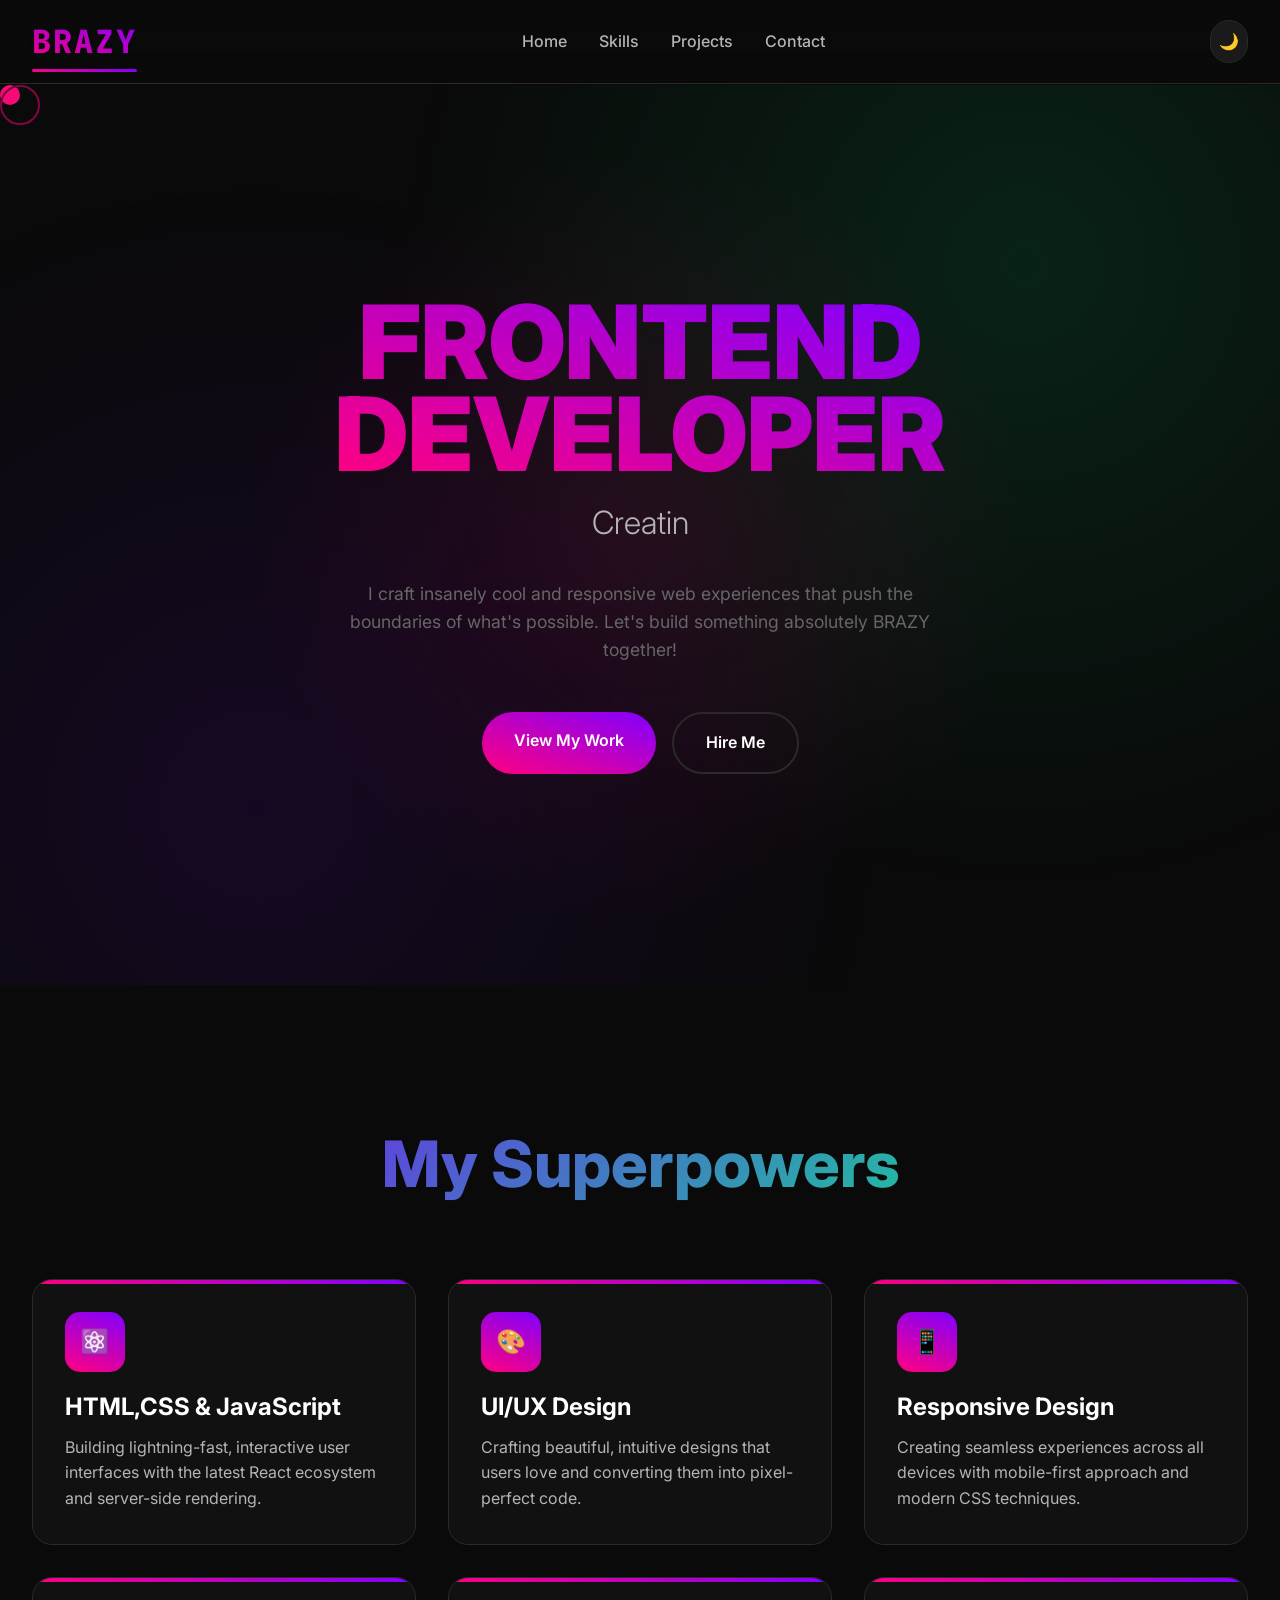
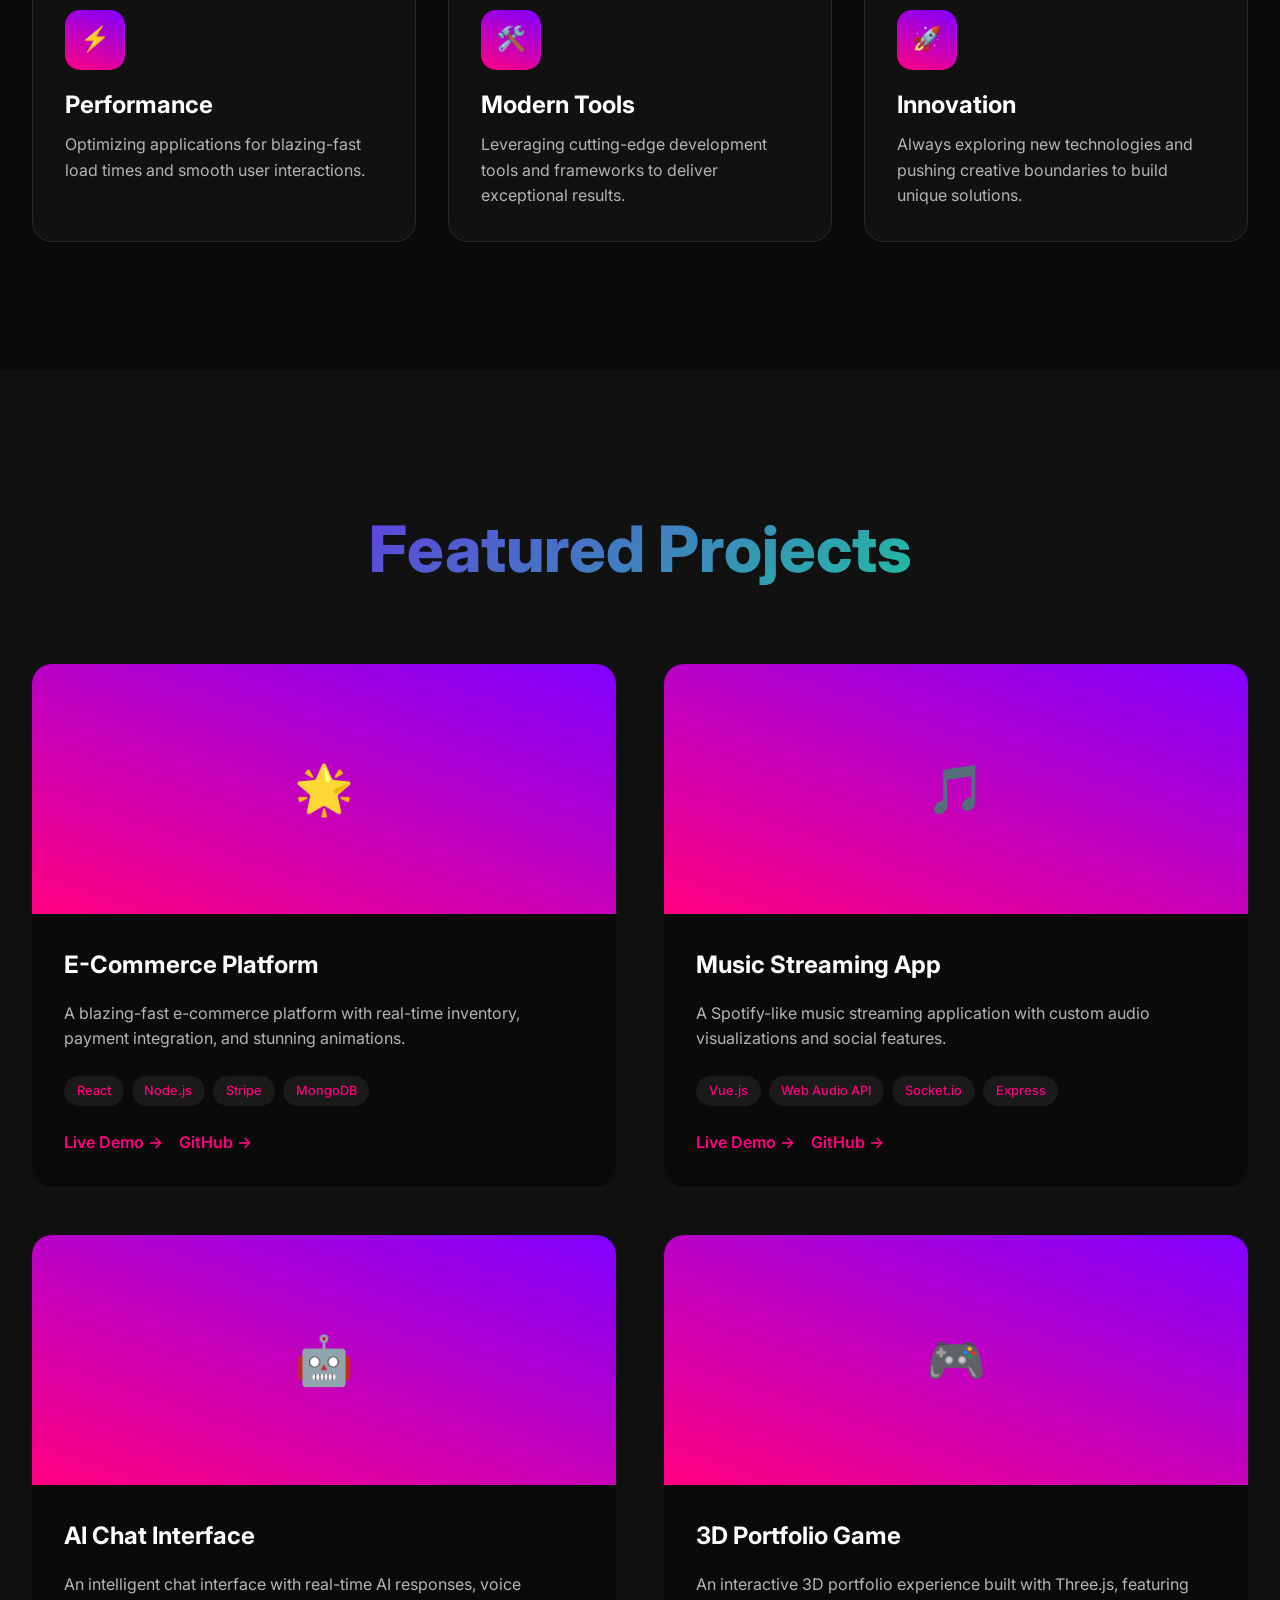
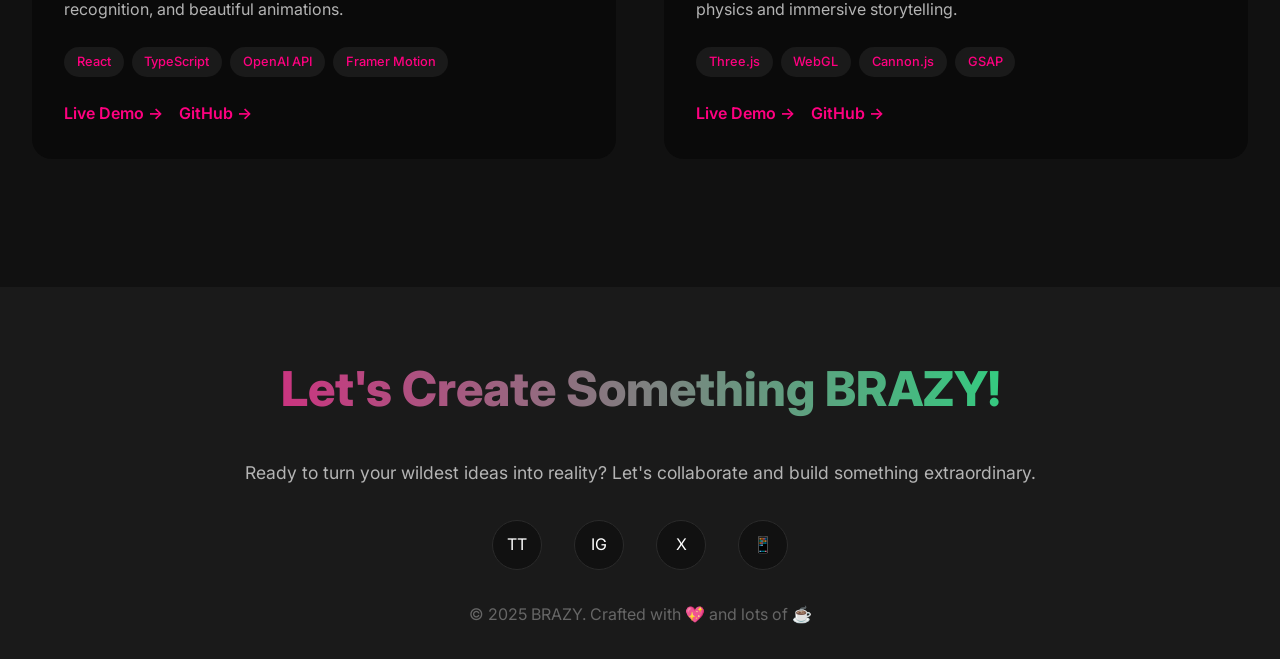
<file: index.html>
<!DOCTYPE html>
<html lang="en">
  <head>
    <meta charset="UTF-8" />
    <meta name="viewport" content="width=device-width, initial-scale=1.0" />
    <title>BRAZY - Frontend Developer</title>
    <link rel="stylesheet" href="/portfolio.css" />
  </head>
  <body data-theme="dark">
    <!-- Custom Cursor -->
    <div class="cursor"></div>
    <div class="cursor-follower"></div>

    <!-- Header -->
    <header>
      <nav>
        <div class="logo">BRAZY</div>
        <ul class="nav-links" id="navLinks">
          <li><a href="#home">Home</a></li>
          <li><a href="#skills">Skills</a></li>
          <li><a href="#projects">Projects</a></li>
          <li><a href="#contact">Contact</a></li>
        </ul>
        <div class="theme-toggle" id="themeToggle">
          <span id="themeIcon">🌙</span>
        </div>
        <div class="hamburger" id="hamburger">
          <span></span>
          <span></span>
          <span></span>
        </div>
      </nav>
    </header>

    <!-- Hero Section -->
    <section class="hero" id="home">
      <div class="hero-bg"></div>
      <div class="floating-elements">
        <div class="floating-element"></div>
        <div class="floating-element"></div>
        <div class="floating-element"></div>
      </div>
      <div class="hero-content">
        <h1 class="hero-title">FRONTEND<br />DEVELOPER</h1>
        <h2 class="hero-subtitle">Creating Digital Magic ✨</h2>
        <p class="hero-description">
          I craft insanely cool and responsive web experiences that push the
          boundaries of what's possible. Let's build something absolutely BRAZY
          together!
        </p>
        <div class="cta-buttons">
          <a href="#projects" class="btn btn-primary">View My Work</a>
          <a href="#contact" class="btn btn-secondary">Hire Me</a>
        </div>
      </div>
    </section>

    <!-- Skills Section -->
    <section class="skills" id="skills">
      <h2 class="section-title">My Superpowers</h2>
      <div class="skills-grid">
        <div class="skill-card">
          <div class="skill-icon">⚛️</div>
          <h3 class="skill-title">HTML,CSS & JavaScript</h3>
          <p class="skill-description">
            Building lightning-fast, interactive user interfaces with the latest
            React ecosystem and server-side rendering.
          </p>
        </div>
        <div class="skill-card">
          <div class="skill-icon">🎨</div>
          <h3 class="skill-title">UI/UX Design</h3>
          <p class="skill-description">
            Crafting beautiful, intuitive designs that users love and converting
            them into pixel-perfect code.
          </p>
        </div>
        <div class="skill-card">
          <div class="skill-icon">📱</div>
          <h3 class="skill-title">Responsive Design</h3>
          <p class="skill-description">
            Creating seamless experiences across all devices with mobile-first
            approach and modern CSS techniques.
          </p>
        </div>
        <div class="skill-card">
          <div class="skill-icon">⚡</div>
          <h3 class="skill-title">Performance</h3>
          <p class="skill-description">
            Optimizing applications for blazing-fast load times and smooth user
            interactions.
          </p>
        </div>
        <div class="skill-card">
          <div class="skill-icon">🛠️</div>
          <h3 class="skill-title">Modern Tools</h3>
          <p class="skill-description">
            Leveraging cutting-edge development tools and frameworks to deliver
            exceptional results.
          </p>
        </div>
        <div class="skill-card">
          <div class="skill-icon">🚀</div>
          <h3 class="skill-title">Innovation</h3>
          <p class="skill-description">
            Always exploring new technologies and pushing creative boundaries to
            build unique solutions.
          </p>
        </div>
      </div>
    </section>

    <!-- Projects Section -->
    <section class="projects" id="projects">
      <div class="projects-container">
        <h2 class="section-title">Featured Projects</h2>
        <div class="projects-grid">
          <div class="project-card">
            <div class="project-image">🌟</div>
            <div class="project-content">
              <h3 class="project-title">E-Commerce Platform</h3>
              <p class="project-description">
                A blazing-fast e-commerce platform with real-time inventory,
                payment integration, and stunning animations.
              </p>
              <div class="project-tech">
                <span class="tech-tag">React</span>
                <span class="tech-tag">Node.js</span>
                <span class="tech-tag">Stripe</span>
                <span class="tech-tag">MongoDB</span>
              </div>
              <div class="project-links">
                <a href="#" class="project-link">Live Demo →</a>
                <a href="#" class="project-link">GitHub →</a>
              </div>
            </div>
          </div>
          <div class="project-card">
            <div class="project-image">🎵</div>
            <div class="project-content">
              <h3 class="project-title">Music Streaming App</h3>
              <p class="project-description">
                A Spotify-like music streaming application with custom audio
                visualizations and social features.
              </p>
              <div class="project-tech">
                <span class="tech-tag">Vue.js</span>
                <span class="tech-tag">Web Audio API</span>
                <span class="tech-tag">Socket.io</span>
                <span class="tech-tag">Express</span>
              </div>
              <div class="project-links">
                <a href="#" class="project-link">Live Demo →</a>
                <a href="#" class="project-link">GitHub →</a>
              </div>
            </div>
          </div>
          <div class="project-card">
            <div class="project-image">🤖</div>
            <div class="project-content">
              <h3 class="project-title">AI Chat Interface</h3>
              <p class="project-description">
                An intelligent chat interface with real-time AI responses, voice
                recognition, and beautiful animations.
              </p>
              <div class="project-tech">
                <span class="tech-tag">React</span>
                <span class="tech-tag">TypeScript</span>
                <span class="tech-tag">OpenAI API</span>
                <span class="tech-tag">Framer Motion</span>
              </div>
              <div class="project-links">
                <a href="#" class="project-link">Live Demo →</a>
                <a href="#" class="project-link">GitHub →</a>
              </div>
            </div>
          </div>
          <div class="project-card">
            <div class="project-image">🎮</div>
            <div class="project-content">
              <h3 class="project-title">3D Portfolio Game</h3>
              <p class="project-description">
                An interactive 3D portfolio experience built with Three.js,
                featuring physics and immersive storytelling.
              </p>
              <div class="project-tech">
                <span class="tech-tag">Three.js</span>
                <span class="tech-tag">WebGL</span>
                <span class="tech-tag">Cannon.js</span>
                <span class="tech-tag">GSAP</span>
              </div>
              <div class="project-links">
                <a href="#" class="project-link">Live Demo →</a>
                <a href="#" class="project-link">GitHub →</a>
              </div>
            </div>
          </div>
        </div>
      </div>
    </section>

    <!-- Footer -->
    <footer id="contact">
      <div class="footer-content">
        <h2 class="footer-title">Let's Create Something BRAZY!</h2>
        <p
          style="
            color: var(--text-secondary);
            font-size: 1.1rem;
            margin-bottom: 2rem;
          "
        >
          Ready to turn your wildest ideas into reality? Let's collaborate and
          build something extraordinary.
        </p>
        <div class="social-links">
          <a
            href="http://www.tiktok.com/@brazy_850"
            target="_blank"
            class="social-link"
            >TT</a
          >
          <a
            href="https://www.instagram.com/brazy_850?igsh=MTM0ZzgyeGU5Z2cydw%3D%3D&utm_source=qr"
            target="_blank"
            class="social-link"
            >IG</a
          >
          <a
            href="https://x.com/brazy_29?s=21"
            target="_blank"
            class="social-link"
            >X</a
          >
          <a
            href="https://wa.me/2349035038504"
            target="_blank"
            class="social-link"
            >📱</a
          >
        </div>
        <p style="color: var(--text-muted); margin-top: 2rem">
          © 2025 BRAZY. Crafted with 💖 and lots of ☕
        </p>
      </div>
    </footer>
    <script src="/portfolio.js"></script>
  </body>
</html>
</file>
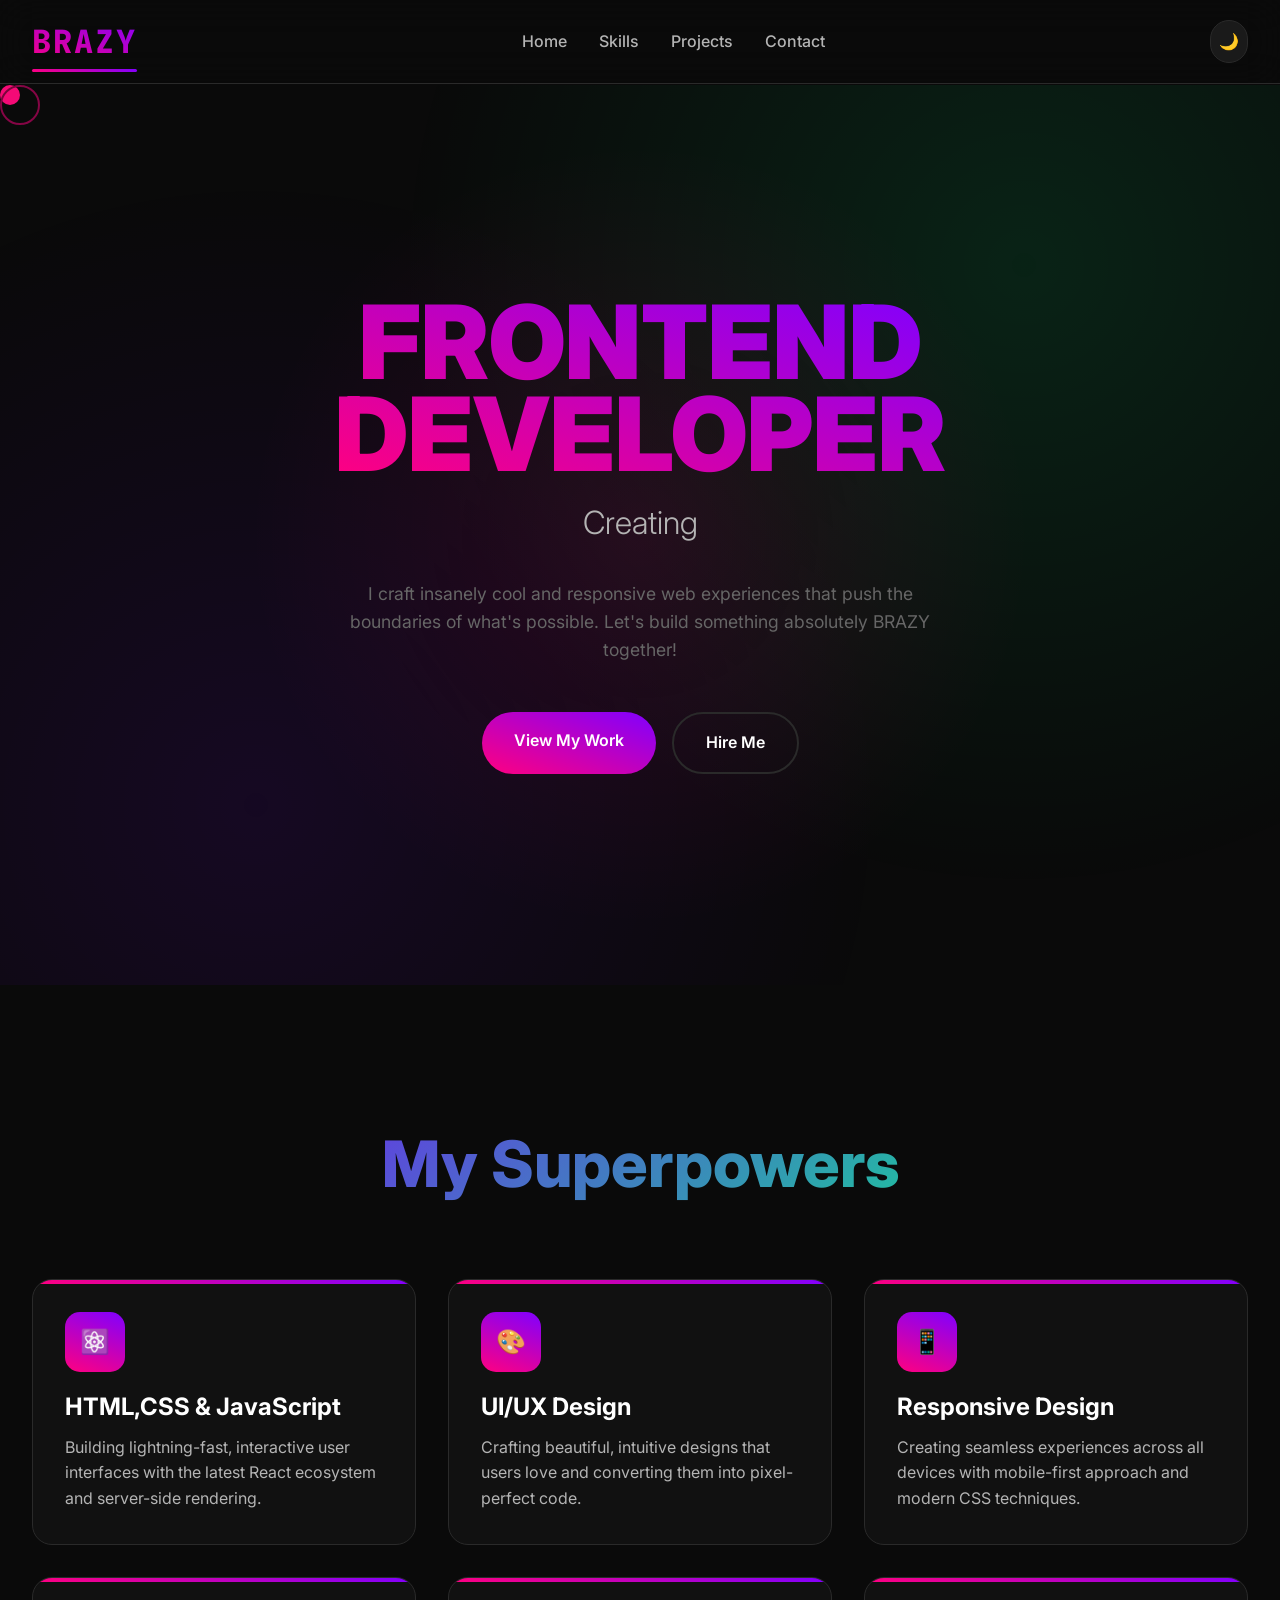
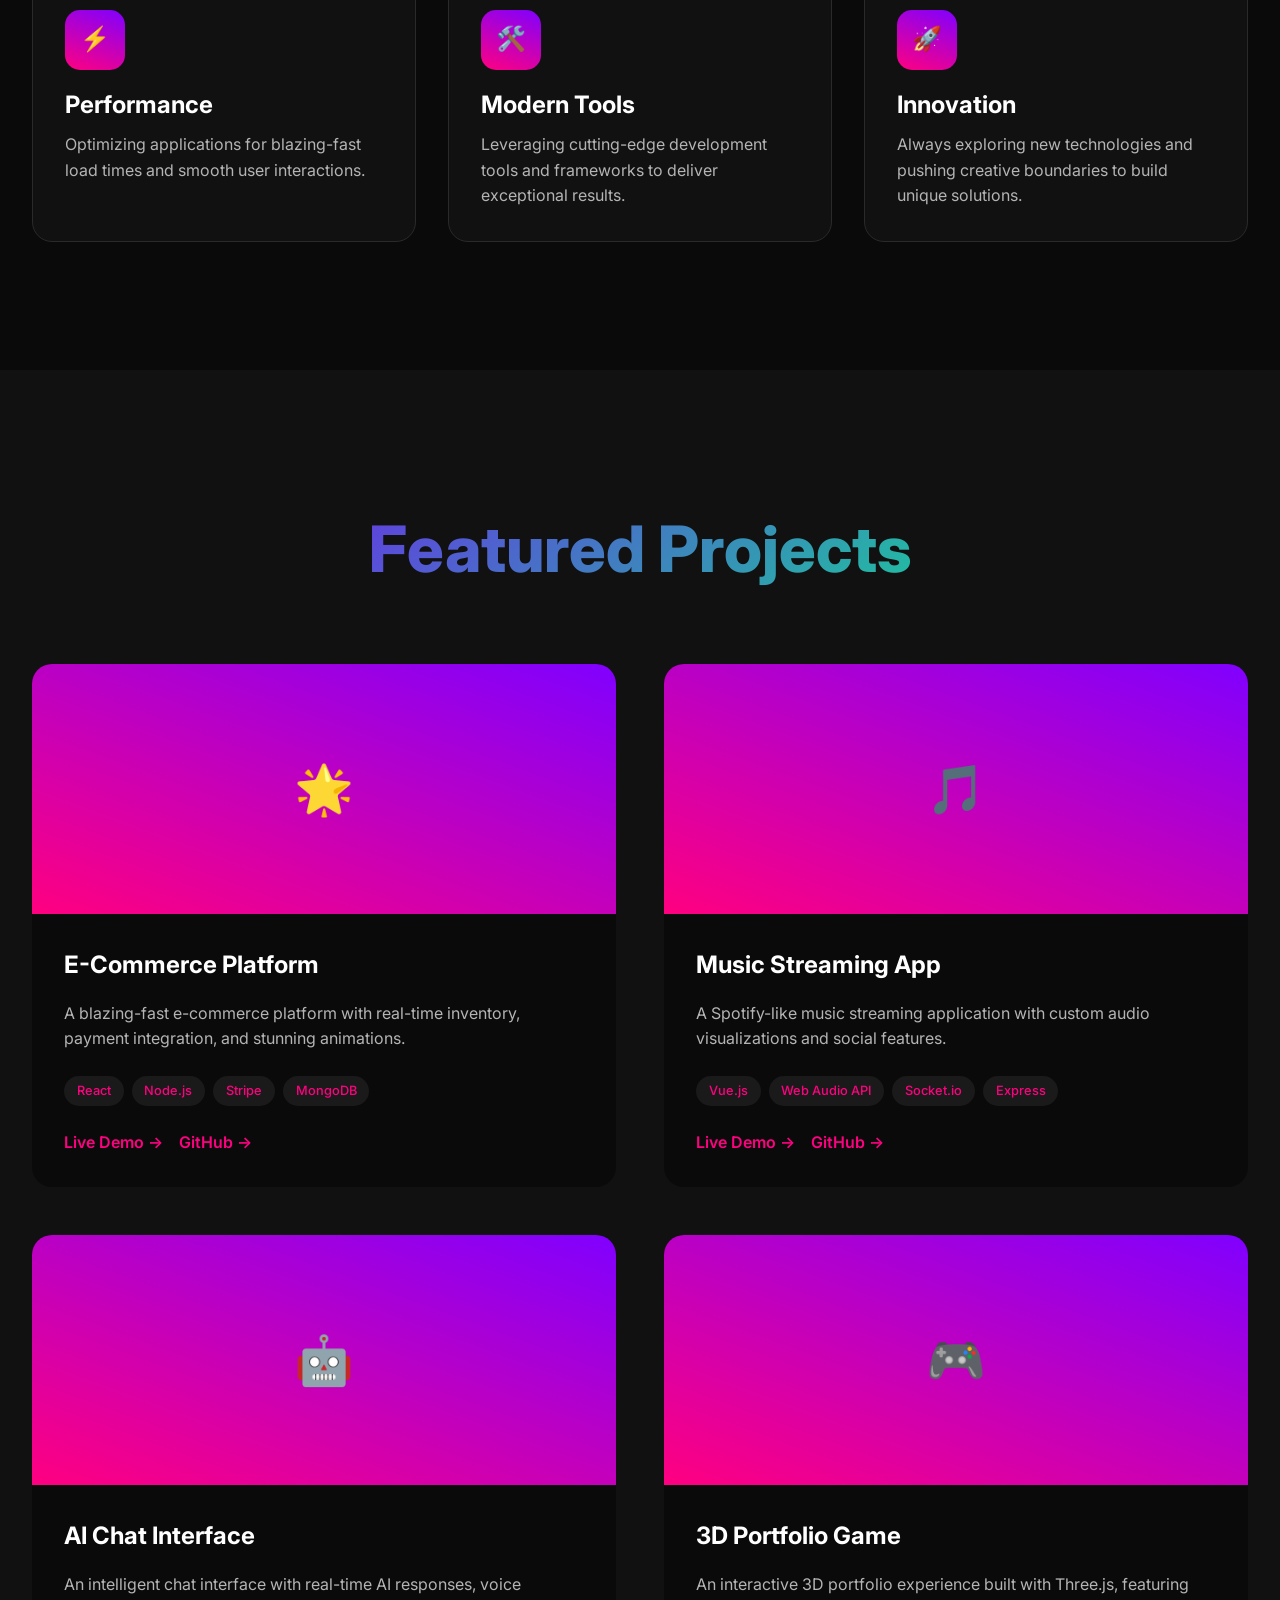
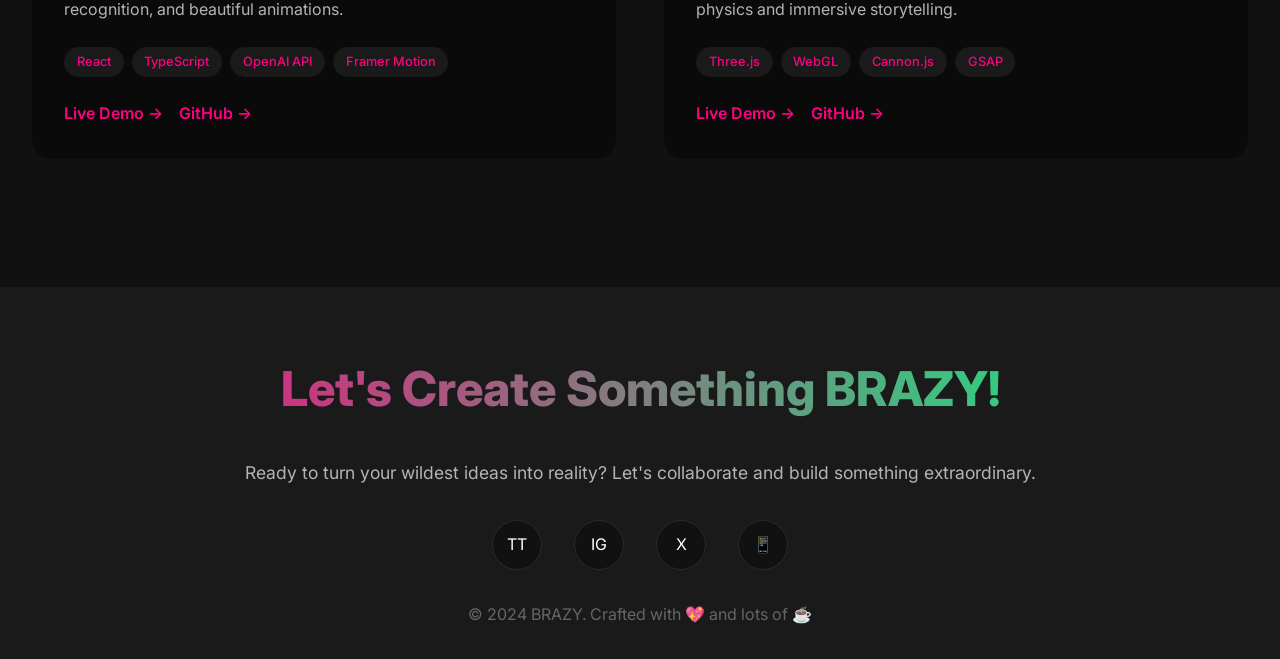
<file: portfolio.html>
<!DOCTYPE html>
<html lang="en">
  <head>
    <meta charset="UTF-8" />
    <meta name="viewport" content="width=device-width, initial-scale=1.0" />
    <title>BRAZY - Frontend Developer</title>
    <link rel="stylesheet" href="/portfolio.css" />
  </head>
  <body data-theme="dark">
    <!-- Custom Cursor -->
    <div class="cursor"></div>
    <div class="cursor-follower"></div>

    <!-- Header -->
    <header>
      <nav>
        <div class="logo">BRAZY</div>
        <ul class="nav-links" id="navLinks">
          <li><a href="#home">Home</a></li>
          <li><a href="#skills">Skills</a></li>
          <li><a href="#projects">Projects</a></li>
          <li><a href="#contact">Contact</a></li>
        </ul>
        <div class="theme-toggle" id="themeToggle">
          <span id="themeIcon">🌙</span>
        </div>
        <div class="hamburger" id="hamburger">
          <span></span>
          <span></span>
          <span></span>
        </div>
      </nav>
    </header>

    <!-- Hero Section -->
    <section class="hero" id="home">
      <div class="hero-bg"></div>
      <div class="floating-elements">
        <div class="floating-element"></div>
        <div class="floating-element"></div>
        <div class="floating-element"></div>
      </div>
      <div class="hero-content">
        <h1 class="hero-title">FRONTEND<br />DEVELOPER</h1>
        <h2 class="hero-subtitle">Creating Digital Magic ✨</h2>
        <p class="hero-description">
          I craft insanely cool and responsive web experiences that push the
          boundaries of what's possible. Let's build something absolutely BRAZY
          together!
        </p>
        <div class="cta-buttons">
          <a href="#projects" class="btn btn-primary">View My Work</a>
          <a href="#contact" class="btn btn-secondary">Hire Me</a>
        </div>
      </div>
    </section>

    <!-- Skills Section -->
    <section class="skills" id="skills">
      <h2 class="section-title">My Superpowers</h2>
      <div class="skills-grid">
        <div class="skill-card">
          <div class="skill-icon">⚛️</div>
          <h3 class="skill-title">HTML,CSS & JavaScript</h3>
          <p class="skill-description">
            Building lightning-fast, interactive user interfaces with the latest
            React ecosystem and server-side rendering.
          </p>
        </div>
        <div class="skill-card">
          <div class="skill-icon">🎨</div>
          <h3 class="skill-title">UI/UX Design</h3>
          <p class="skill-description">
            Crafting beautiful, intuitive designs that users love and converting
            them into pixel-perfect code.
          </p>
        </div>
        <div class="skill-card">
          <div class="skill-icon">📱</div>
          <h3 class="skill-title">Responsive Design</h3>
          <p class="skill-description">
            Creating seamless experiences across all devices with mobile-first
            approach and modern CSS techniques.
          </p>
        </div>
        <div class="skill-card">
          <div class="skill-icon">⚡</div>
          <h3 class="skill-title">Performance</h3>
          <p class="skill-description">
            Optimizing applications for blazing-fast load times and smooth user
            interactions.
          </p>
        </div>
        <div class="skill-card">
          <div class="skill-icon">🛠️</div>
          <h3 class="skill-title">Modern Tools</h3>
          <p class="skill-description">
            Leveraging cutting-edge development tools and frameworks to deliver
            exceptional results.
          </p>
        </div>
        <div class="skill-card">
          <div class="skill-icon">🚀</div>
          <h3 class="skill-title">Innovation</h3>
          <p class="skill-description">
            Always exploring new technologies and pushing creative boundaries to
            build unique solutions.
          </p>
        </div>
      </div>
    </section>

    <!-- Projects Section -->
    <section class="projects" id="projects">
      <div class="projects-container">
        <h2 class="section-title">Featured Projects</h2>
        <div class="projects-grid">
          <div class="project-card">
            <div class="project-image">🌟</div>
            <div class="project-content">
              <h3 class="project-title">E-Commerce Platform</h3>
              <p class="project-description">
                A blazing-fast e-commerce platform with real-time inventory,
                payment integration, and stunning animations.
              </p>
              <div class="project-tech">
                <span class="tech-tag">React</span>
                <span class="tech-tag">Node.js</span>
                <span class="tech-tag">Stripe</span>
                <span class="tech-tag">MongoDB</span>
              </div>
              <div class="project-links">
                <a href="#" class="project-link">Live Demo →</a>
                <a href="#" class="project-link">GitHub →</a>
              </div>
            </div>
          </div>
          <div class="project-card">
            <div class="project-image">🎵</div>
            <div class="project-content">
              <h3 class="project-title">Music Streaming App</h3>
              <p class="project-description">
                A Spotify-like music streaming application with custom audio
                visualizations and social features.
              </p>
              <div class="project-tech">
                <span class="tech-tag">Vue.js</span>
                <span class="tech-tag">Web Audio API</span>
                <span class="tech-tag">Socket.io</span>
                <span class="tech-tag">Express</span>
              </div>
              <div class="project-links">
                <a href="#" class="project-link">Live Demo →</a>
                <a href="#" class="project-link">GitHub →</a>
              </div>
            </div>
          </div>
          <div class="project-card">
            <div class="project-image">🤖</div>
            <div class="project-content">
              <h3 class="project-title">AI Chat Interface</h3>
              <p class="project-description">
                An intelligent chat interface with real-time AI responses, voice
                recognition, and beautiful animations.
              </p>
              <div class="project-tech">
                <span class="tech-tag">React</span>
                <span class="tech-tag">TypeScript</span>
                <span class="tech-tag">OpenAI API</span>
                <span class="tech-tag">Framer Motion</span>
              </div>
              <div class="project-links">
                <a href="#" class="project-link">Live Demo →</a>
                <a href="#" class="project-link">GitHub →</a>
              </div>
            </div>
          </div>
          <div class="project-card">
            <div class="project-image">🎮</div>
            <div class="project-content">
              <h3 class="project-title">3D Portfolio Game</h3>
              <p class="project-description">
                An interactive 3D portfolio experience built with Three.js,
                featuring physics and immersive storytelling.
              </p>
              <div class="project-tech">
                <span class="tech-tag">Three.js</span>
                <span class="tech-tag">WebGL</span>
                <span class="tech-tag">Cannon.js</span>
                <span class="tech-tag">GSAP</span>
              </div>
              <div class="project-links">
                <a href="#" class="project-link">Live Demo →</a>
                <a href="#" class="project-link">GitHub →</a>
              </div>
            </div>
          </div>
        </div>
      </div>
    </section>

    <!-- Footer -->
    <footer id="contact">
      <div class="footer-content">
        <h2 class="footer-title">Let's Create Something BRAZY!</h2>
        <p
          style="
            color: var(--text-secondary);
            font-size: 1.1rem;
            margin-bottom: 2rem;
          "
        >
          Ready to turn your wildest ideas into reality? Let's collaborate and
          build something extraordinary.
        </p>
        <div class="social-links">
          <a
            href="http://www.tiktok.com/@brazy_850"
            target="_blank"
            class="social-link"
            >TT</a
          >
          <a
            href="https://www.instagram.com/brazy_850?igsh=MTM0ZzgyeGU5Z2cydw%3D%3D&utm_source=qr"
            target="_blank"
            class="social-link"
            >IG</a
          >
          <a
            href="https://x.com/brazy_29?s=21"
            target="_blank"
            class="social-link"
            >X</a
          >
          <a
            href="https://wa.me/2349035038504"
            target="_blank"
            class="social-link"
            >📱</a
          >
        </div>
        <p style="color: var(--text-muted); margin-top: 2rem">
          © 2024 BRAZY. Crafted with 💖 and lots of ☕
        </p>
      </div>
    </footer>
    <script src="/portfolio.js"></script>
  </body>
</html>
</file>
<file: portfolio.css>
@import url("https://fonts.googleapis.com/css2?family=Inter:wght@300;400;500;600;700;800;900&family=JetBrains+Mono:wght@300;400;500;600;700&display=swap");

:root {
  /* Dark theme */
  --bg-primary: #0a0a0a;
  --bg-secondary: #111111;
  --bg-tertiary: #1a1a1a;
  --text-primary: #ffffff;
  --text-secondary: #b4b4b4;
  --text-muted: #666666;
  --accent-primary: #ff0080;
  --accent-secondary: #8000ff;
  --accent-tertiary: #00ff80;
  --border-color: #2a2a2a;
  --shadow: rgba(255, 0, 128, 0.1);
  --gradient-1: linear-gradient(135deg, #ff0080, #8000ff);
  --gradient-2: linear-gradient(135deg, #8000ff, #00ff80);
  --gradient-3: linear-gradient(135deg, #00ff80, #ff0080);
}

[data-theme="light"] {
  --bg-primary: #ffffff;
  --bg-secondary: #f8f9fa;
  --bg-tertiary: #e9ecef;
  --text-primary: #1a1a1a;
  --text-secondary: #4a4a4a;
  --text-muted: #999999;
  --accent-primary: #ff0080;
  --accent-secondary: #8000ff;
  --accent-tertiary: #00ff80;
  --border-color: #e0e0e0;
  --shadow: rgba(255, 0, 128, 0.1);
}

* {
  margin: 0;
  padding: 0;
  box-sizing: border-box;
}

body {
  margin-top: 85px;
  font-family: "Inter", sans-serif;
  background: var(--bg-primary);
  color: var(--text-primary);
  line-height: 1.6;
  overflow-x: hidden;
  transition: all 0.3s ease;
}

/* Custom Scrollbar */
::-webkit-scrollbar {
  width: 5px;
}

::-webkit-scrollbar-track {
  background: var(--bg-secondary);
}

::-webkit-scrollbar-thumb {
  background: var(--gradient-1);
  border-radius: 10px;
}

/* Cursor Effects */
.cursor {
  position: fixed;
  width: 20px;
  height: 20px;
  background: var(--accent-primary);
  border-radius: 50%;
  pointer-events: none;
  z-index: 9999;
  transition: transform 0.1s ease;
  mix-blend-mode: difference;
}

.cursor-follower {
  position: fixed;
  width: 40px;
  height: 40px;
  border: 2px solid var(--accent-primary);
  border-radius: 50%;
  pointer-events: none;
  z-index: 9998;
  transition: transform 0.2s ease;
  opacity: 0.5;
}

/* Header */
header {
  position: fixed;
  top: 0;
  width: 100%;
  background: rgba(10, 10, 10, 0.8);
  backdrop-filter: blur(20px);
  border-bottom: 1px solid var(--border-color);
  z-index: 1000;
  padding: 1rem 0;
  transition: all 0.3s ease;
}

[data-theme="light"] header {
  background: rgba(255, 255, 255, 0.8);
}

nav {
  max-width: 1400px;
  margin: 0 auto;
  padding: 0 2rem;
  display: flex;
  justify-content: space-between;
  align-items: center;
}

.logo {
  font-family: "JetBrains Mono", monospace;
  font-size: 2rem;
  font-weight: 800;
  background: var(--gradient-1);
  -webkit-background-clip: text;
  -webkit-text-fill-color: transparent;
  background-clip: text;
  text-transform: uppercase;
  letter-spacing: 2px;
  position: relative;
}

.logo::after {
  content: "";
  position: absolute;
  bottom: -5px;
  left: 0;
  width: 100%;
  height: 3px;
  background: var(--gradient-1);
  border-radius: 2px;
  animation: pulse 2s infinite;
}

.nav-links {
  display: flex;
  list-style: none;
  gap: 2rem;
  align-items: center;
}

.nav-links a {
  color: var(--text-secondary);
  text-decoration: none;
  font-weight: 500;
  position: relative;
  transition: all 0.3s ease;
}

.nav-links a:hover {
  color: var(--text-primary);
  transform: translateY(-2px);
}

.nav-links a::after {
  content: "";
  position: absolute;
  bottom: -5px;
  left: 50%;
  width: 0;
  height: 2px;
  background: var(--gradient-1);
  transition: all 0.3s ease;
  transform: translateX(-50%);
}

.nav-links a:hover::after {
  width: 100%;
}

.theme-toggle {
  background: var(--bg-tertiary);
  border: 1px solid var(--border-color);
  border-radius: 50px;
  padding: 0.5rem;
  cursor: pointer;
  transition: all 0.3s ease;
  display: flex;
  align-items: center;
  gap: 0.5rem;
}

.theme-toggle:hover {
  transform: scale(1.05);
  border-color: var(--accent-primary);
}

.hamburger {
  display: none;
  flex-direction: column;
  cursor: pointer;
  gap: 4px;
}

.hamburger span {
  width: 25px;
  height: 3px;
  background: var(--text-primary);
  transition: all 0.3s ease;
}

/* Hero Section */
.hero {
  min-height: 100vh;
  display: flex;
  align-items: center;
  justify-content: center;
  position: relative;
  overflow: hidden;
}

.hero-bg {
  position: absolute;
  top: 0;
  left: 0;
  width: 100%;
  height: 100%;
  background: radial-gradient(
      circle at 50% 50%,
      rgba(255, 0, 128, 0.1),
      transparent 50%
    ),
    radial-gradient(circle at 20% 80%, rgba(128, 0, 255, 0.1), transparent 50%),
    radial-gradient(circle at 80% 20%, rgba(0, 255, 128, 0.1), transparent 50%);
  animation: float 6s ease-in-out infinite;
}

.hero-content {
  text-align: center;
  z-index: 2;
  max-width: 800px;
  padding: 0 2rem;
}

.hero-title {
  font-size: clamp(3rem, 8vw, 8rem);
  font-weight: 900;
  line-height: 0.9;
  margin-bottom: 1rem;
  background: var(--gradient-1);
  -webkit-background-clip: text;
  -webkit-text-fill-color: transparent;
  background-clip: text;
  animation: glow 2s ease-in-out infinite alternate;
}

.hero-subtitle {
  font-size: clamp(1.2rem, 3vw, 2rem);
  color: var(--text-secondary);
  margin-bottom: 2rem;
  font-weight: 300;
}

.hero-description {
  font-size: 1.1rem;
  color: var(--text-muted);
  margin-bottom: 3rem;
  max-width: 600px;
  margin-left: auto;
  margin-right: auto;
}

.cta-buttons {
  display: flex;
  gap: 1rem;
  justify-content: center;
  flex-wrap: wrap;
}

.btn {
  padding: 1rem 2rem;
  border: none;
  border-radius: 50px;
  font-weight: 600;
  text-decoration: none;
  cursor: pointer;
  transition: all 0.3s ease;
  position: relative;
  overflow: hidden;
  font-size: 1rem;
}

.btn-primary {
  background: var(--gradient-1);
  color: white;
}

.btn-secondary {
  background: transparent;
  color: var(--text-primary);
  border: 2px solid var(--border-color);
}

.btn:hover {
  transform: translateY(-3px);
  box-shadow: 0 10px 30px var(--shadow);
}

.btn::before {
  content: "";
  position: absolute;
  top: 0;
  left: -100%;
  width: 100%;
  height: 100%;
  background: linear-gradient(
    90deg,
    transparent,
    rgba(255, 255, 255, 0.2),
    transparent
  );
  transition: left 0.5s;
}

.btn:hover::before {
  left: 100%;
}

/* Floating Elements */
.floating-elements {
  position: absolute;
  width: 100%;
  height: 100%;
  overflow: hidden;
  z-index: 1;
}

.floating-element {
  position: absolute;
  width: 60px;
  height: 60px;
  border: 2px solid var(--accent-primary);
  border-radius: 10px;
  opacity: 0.1;
  animation: float-random 15s infinite linear;
}

.floating-element:nth-child(2) {
  border-radius: 50%;
  border-color: var(--accent-secondary);
  animation-delay: -5s;
  animation-duration: 20s;
}

.floating-element:nth-child(3) {
  border-color: var(--accent-tertiary);
  animation-delay: -10s;
  animation-duration: 25s;
}

/* Skills Section */
.skills {
  padding: 8rem 2rem;
  max-width: 1400px;
  margin: 0 auto;
}

.section-title {
  font-size: clamp(2rem, 5vw, 4rem);
  font-weight: 800;
  text-align: center;
  margin-bottom: 4rem;
  background: var(--gradient-2);
  -webkit-background-clip: text;
  -webkit-text-fill-color: transparent;
  background-clip: text;
}

.skills-grid {
  display: grid;
  grid-template-columns: repeat(auto-fit, minmax(300px, 1fr));
  gap: 2rem;
  margin-top: 4rem;
}

.skill-card {
  background: var(--bg-secondary);
  border: 1px solid var(--border-color);
  border-radius: 20px;
  padding: 2rem;
  position: relative;
  overflow: hidden;
  transition: all 0.3s ease;
}

.skill-card:hover {
  transform: translateY(-10px);
  border-color: var(--accent-primary);
  box-shadow: 0 20px 40px var(--shadow);
}

.skill-card::before {
  content: "";
  position: absolute;
  top: 0;
  left: 0;
  width: 100%;
  height: 4px;
  background: var(--gradient-1);
}

.skill-icon {
  width: 60px;
  height: 60px;
  background: var(--gradient-1);
  border-radius: 15px;
  display: flex;
  align-items: center;
  justify-content: center;
  font-size: 1.5rem;
  margin-bottom: 1rem;
}

.skill-title {
  font-size: 1.5rem;
  font-weight: 700;
  margin-bottom: 0.5rem;
  color: var(--text-primary);
}

.skill-description {
  color: var(--text-secondary);
  line-height: 1.6;
}

/* Projects Section */
.projects {
  padding: 8rem 2rem;
  background: var(--bg-secondary);
}

.projects-container {
  max-width: 1400px;
  margin: 0 auto;
}

.projects-grid {
  display: grid;
  grid-template-columns: repeat(auto-fit, minmax(400px, 1fr));
  gap: 3rem;
  margin-top: 4rem;
}

.project-card {
  background: var(--bg-primary);
  border-radius: 20px;
  overflow: hidden;
  position: relative;
  transition: all 0.3s ease;
}

.project-card:hover {
  transform: scale(1.02);
  box-shadow: 0 25px 50px var(--shadow);
}

.project-image {
  width: 100%;
  height: 250px;
  background: var(--gradient-1);
  display: flex;
  align-items: center;
  justify-content: center;
  font-size: 3rem;
  color: white;
}

.project-content {
  padding: 2rem;
}

.project-title {
  font-size: 1.5rem;
  font-weight: 700;
  margin-bottom: 1rem;
  color: var(--text-primary);
}

.project-description {
  color: var(--text-secondary);
  margin-bottom: 1.5rem;
  line-height: 1.6;
}

.project-tech {
  display: flex;
  flex-wrap: wrap;
  gap: 0.5rem;
  margin-bottom: 1.5rem;
}

.tech-tag {
  background: var(--bg-tertiary);
  color: var(--accent-primary);
  padding: 0.3rem 0.8rem;
  border-radius: 20px;
  font-size: 0.8rem;
  font-weight: 500;
}

.project-links {
  display: flex;
  gap: 1rem;
}

.project-link {
  color: var(--accent-primary);
  text-decoration: none;
  font-weight: 600;
  transition: all 0.3s ease;
}

.project-link:hover {
  color: var(--accent-secondary);
  transform: translateX(5px);
}

/* Footer */
footer {
  background: var(--bg-tertiary);
  padding: 4rem 2rem 2rem;
  text-align: center;
}

.footer-content {
  max-width: 1400px;
  margin: 0 auto;
}

.footer-title {
  font-size: 3rem;
  font-weight: 800;
  background: var(--gradient-3);
  -webkit-background-clip: text;
  -webkit-text-fill-color: transparent;
  background-clip: text;
  margin-bottom: 2rem;
}

.social-links {
  display: flex;
  justify-content: center;
  gap: 2rem;
  margin: 2rem 0;
}

.social-link {
  width: 50px;
  height: 50px;
  background: var(--bg-secondary);
  border: 1px solid var(--border-color);
  border-radius: 50%;
  display: flex;
  align-items: center;
  justify-content: center;
  color: var(--text-primary);
  text-decoration: none;
  transition: all 0.3s ease;
}

.social-link:hover {
  background: var(--gradient-1);
  border-color: var(--accent-primary);
  transform: translateY(-3px);
  color: white;
}

/* Animations */
@keyframes glow {
  0%,
  100% {
    filter: brightness(1);
  }
  50% {
    filter: brightness(1.2);
  }
}

@keyframes float {
  0%,
  100% {
    transform: translateY(0px);
  }
  50% {
    transform: translateY(-20px);
  }
}

@keyframes float-random {
  0% {
    transform: translateY(100vh) rotate(0deg);
  }
  100% {
    transform: translateY(-100px) rotate(360deg);
  }
}

@keyframes pulse {
  0%,
  100% {
    opacity: 1;
  }
  50% {
    opacity: 0.5;
  }
}

/* Mobile Responsive */
@media (max-width: 768px) {
  .nav-links {
    display: none;
    position: fixed;
    top: 80px;
    left: 0;
    width: 100%;
    background: var(--bg-primary);
    flex-direction: column;
    padding: 2rem;
    border-top: 1px solid var(--border-color);
  }

  .nav-links.active {
    display: flex;
  }

  .hamburger {
    display: flex;
  }

  .projects-grid {
    grid-template-columns: 1fr;
  }

  .skills-grid {
    grid-template-columns: 1fr;
  }

  .cta-buttons {
    flex-direction: column;
    align-items: center;
  }

  .cursor,
  .cursor-follower {
    display: none;
  }
}
</file>
